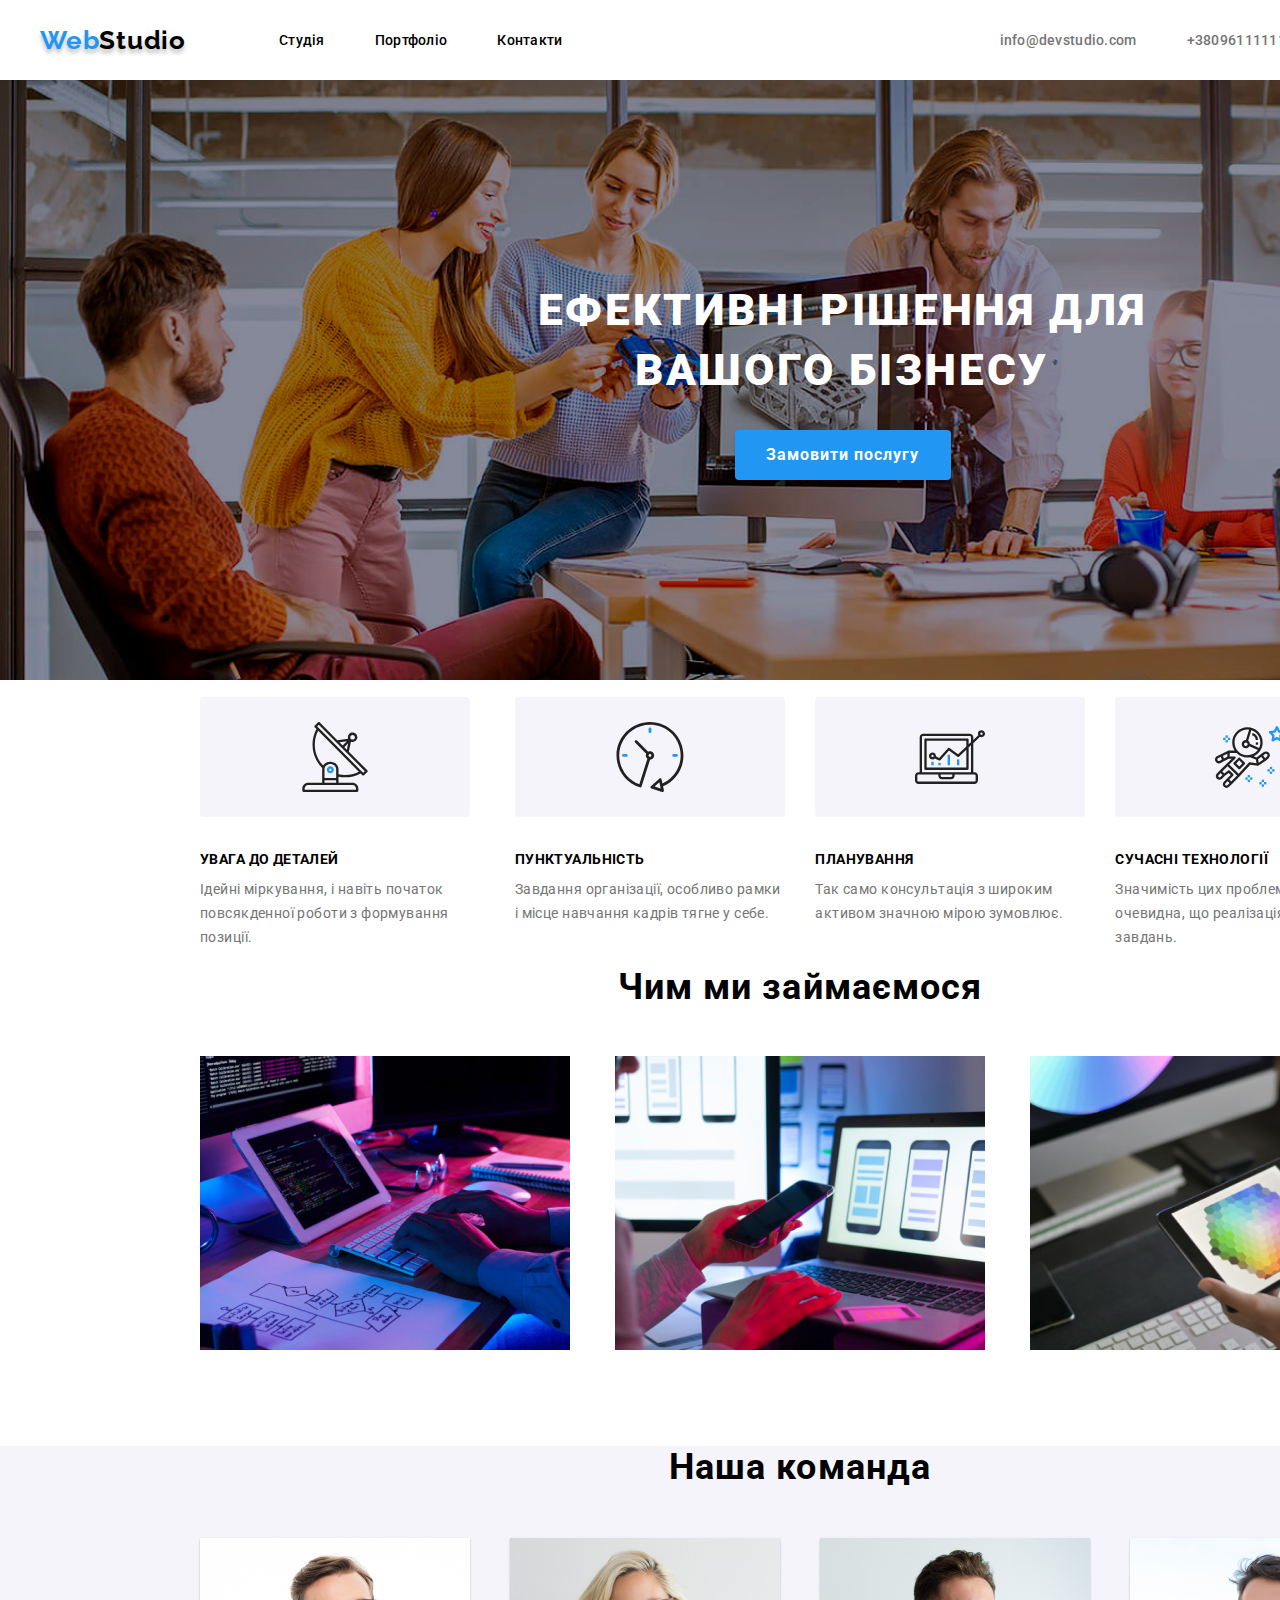
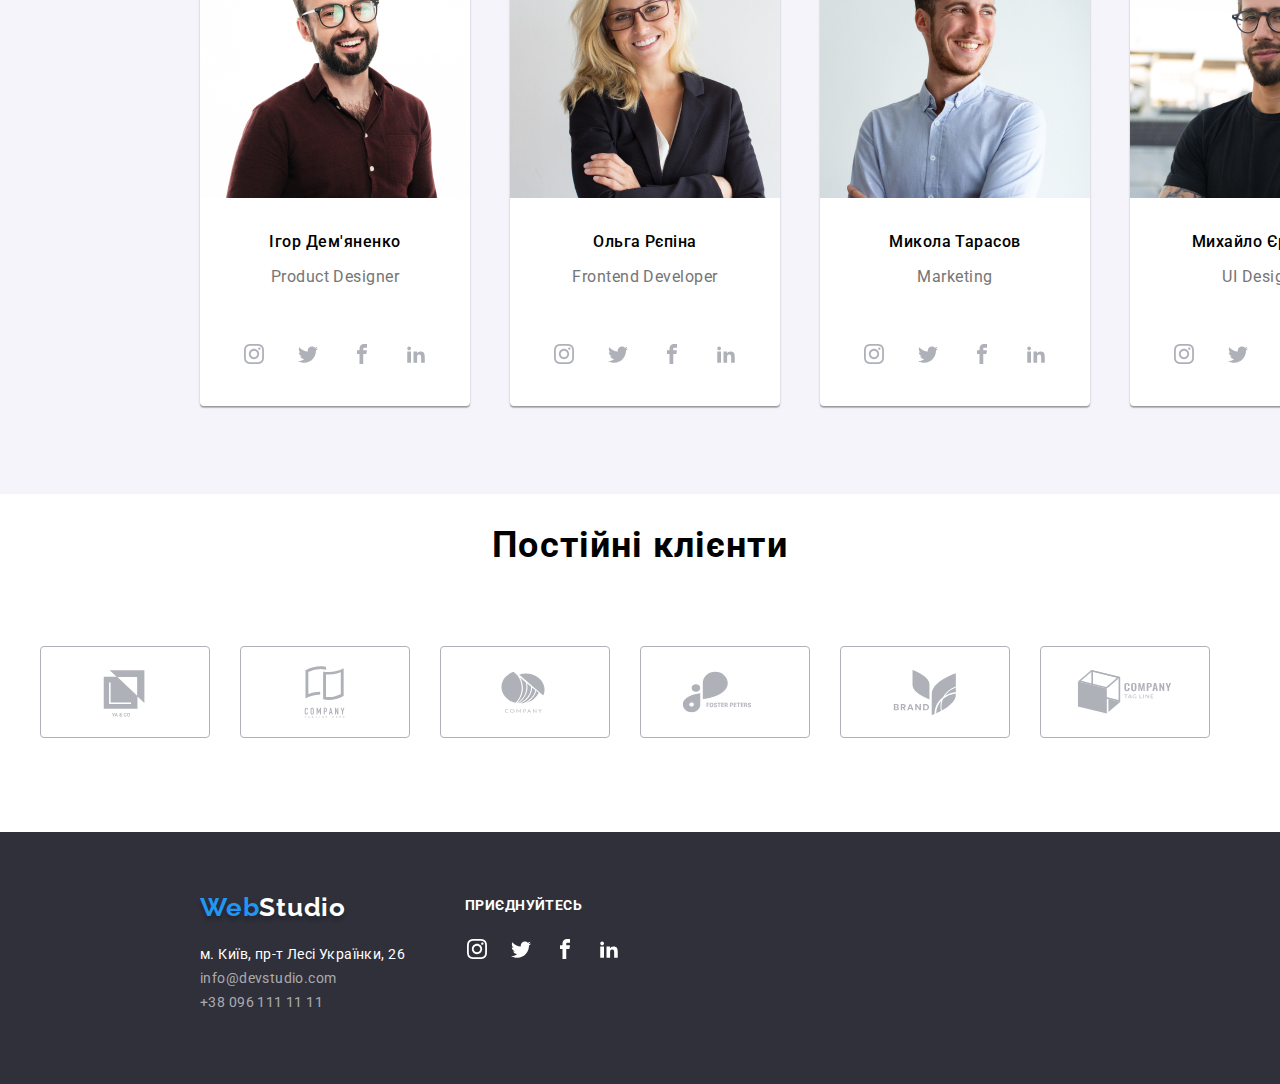
<file: index.html>
<!DOCTYPE html>
<html lang="en">
  <head>
    <meta charset="UTF-8" />
    <meta name="viewport" content="width=device-width, initial-scale=1.0" />

    <!-- тут будут шрифты -->
    <link rel="preconnect" href="https://fonts.googleapis.com" />
    <link rel="preconnect" href="https://fonts.gstatic.com" crossorigin />
    <link
      href="https://fonts.googleapis.com/css2?family=Raleway:wght@700&display=swap"
      rel="stylesheet"
    />
    <link rel="preconnect" href="https://fonts.googleapis.com" />
    <link rel="preconnect" href="https://fonts.gstatic.com" crossorigin />
    <link
      href="https://fonts.googleapis.com/css2?family=Raleway:wght@700&family=Roboto:wght@300;400;500;700&display=swap"
      rel="stylesheet"
    />
    <link
      rel="stylesheet"
      href="https://cdnjs.cloudflare.com/ajax/libs/modern-normalize/2.0.0/modern-normalize.min.css"
    />
    <link rel="stylesheet" href="./CSS/style.css" />
    <title>WebStudio</title>
  </head>
  <body>
    <hedaer class="hedaer">
      <div class="container">
        <!-- ====================== nav bar ============= -->
        <nav class="nav">
          <p class="logo">Web<span class="logoblack">Studio</span></p>
          <ul class="nav__list">
            <li class="nav__list-item">
              <a class="nav__list-link" href="#">Студія</a>
            </li>
            <li class="nav__list-item">
              <a class="nav__list-link" href="./portfolio.html">Портфоліо</a>
            </li>
            <li class="nav__list-item">
              <a class="nav__list-link" href="#">Контакти</a>
            </li>
          </ul>
          <ul class="nav__contact">
            <li class="nav__contact-item">
              <a class="nav__contact-link" href="mailto:info@devstudio.com"
                >info@devstudio.com</a
              >
            </li>
            <li class="nav__contact-item">
              <a class="nav__contact-link" href="tel:+380961111111"
                >+380961111111</a
              >
            </li>
          </ul>
        </nav>
      </div>
      <!-- ====================== nav bar ============= -->

      <!-- ======== Ефективні рішення===== -->
      <section class="buisnes__sector">
        <div class="container buisnes_cont">
          <div class="buisnes__div">
            <h1 class="buisnes__h1">Ефективні рішення для вашого бізнесу</h1>
            <div class="buisnes__button">
              <a class="buisnes__button-link" href="https://sushi-box.shop/"
                >Замовити послугу</a
              >
            </div>
          </div>
        </div>
      </section>
      <!-- ======== Ефективні рішення===== -->
    </hedaer>
    <!-- ============= Наші переваги=========== -->
    <main>
      <section class="perevagi__section">
        <div class="container">
          <div class="perevagi">
            <ul class="perevagi__list">
              <li class="perevagi__list-item">
                <svg class="perevagi-pic">
                  <use href="./image/icons.svg#antena" />
                </svg>
                <h4 class="perevagi__h4">УВАГА ДО ДЕТАЛЕЙ</h4>
                <p class="perevagi__par">
                  Ідейні міркування, і навіть початок повсякденної роботи з
                  формування позиції.
                </p>
              </li>
              <li class="perevagi__list-item">
                <svg class="perevagi-pic">
                  <use href="./image/icons.svg#clock" />
                </svg>
                <h4 class="perevagi__h4">ПУНКТУАЛЬНІСТЬ</h4>
                <p class="perevagi__par">
                  Завдання організації, особливо рамки і місце навчання кадрів
                  тягне у себе.
                </p>
              </li>
              <li class="perevagi__list-item">
                <svg class="perevagi-pic" width="106" height="60">
                  <use href="./image/icons.svg#diagram" />
                </svg>
                <h4 class="perevagi__h4">ПЛАНУВАННЯ</h4>
                <p class="perevagi__par">
                  Так само консультація з широким активом значною мірою
                  зумовлює.
                </p>
              </li>
              <li class="perevagi__list-item">
                <svg class="perevagi-pic">
                  <use href="./image/icons.svg#astronaft" />
                </svg>
                <h4 class="perevagi__h4">СУЧАСНІ ТЕХНОЛОГІЇ</h4>
                <p class="perevagi__par">
                  Значимість цих проблем настільки очевидна, що реалізація
                  планових завдань.
                </p>
              </li>
            </ul>
          </div>
        </div>
      </section>
      <!-- ============= Наші переваги=========== -->
      <!-- ============= Чим ми займаємось=========== -->
      <section class="chemzanyati__sector">
        <div class="container">
          <div class="chemzanyati">
            <h3 class="chemzanyati__h1">Чим ми займаємося</h3>
            <ul class="chemzanyati__foto">
              <li class="chemzanyati__foto-item">
                <img src="./image/main1.jpg" alt="" />
              </li>
              <li class="chemzanyati__foto-item">
                <img src="./image/main2.jpg" alt="" />
              </li>
              <li class="chemzanyati__foto-item">
                <img src="./image/main3.jpg" alt="" />
              </li>
            </ul>
          </div>
        </div>
      </section>
      <!-- ============= Чим ми займаємось=========== -->

      <!-- =================== Наша команда ================== -->
      <section class="team__section">
        <div class="container">
          <div class="team">
            <h3 class="team__h1">Наша команда</h3>
            <ul class="team__list">
              <li class="team__list-item">
                <img src="./image/team1.jpg" alt="" />

                <p class="team__name">Ігор Дем'яненко</p>
                <p class="team__job">Product Designer</p>
                <ul class="team__social-list">
                  <li class="team__social-item">
                    <a
                      class="team__link"
                      href="#"
                      target="_blank"
                      aria-label="Посилання на Instagram"
                    >
                      <svg class="team__social-pic" width="20" height="20">
                        <use href="./image/icons.svg#insta" />
                      </svg>
                    </a>
                  </li>

                  <li class="team__social-item">
                    <a
                      class="team__link"
                      href="#"
                      target="_blank"
                      aria-label="Посилання на Twitter"
                    >
                      <svg class="team__social-pic" width="20" height="20">
                        <use href="./image/icons.svg#twit" />
                      </svg>
                    </a>
                  </li>
                  <li class="team__social-item">
                    <a
                      class="team__link"
                      href="#"
                      target="_blank"
                      aria-label="Посилання на Facebook"
                    >
                      <svg class="team__social-pic" width="20" height="20">
                        <use href="./image/icons.svg#fb" />
                      </svg>
                    </a>
                  </li>
                  <li class="team__social-item">
                    <a
                      class="team__link"
                      href="#"
                      target="_blank"
                      aria-label="Посилання на Linkedin"
                    >
                      <svg class="team__social-pic" width="20" height="20">
                        <use href="./image/icons.svg#in" />
                      </svg>
                    </a>
                  </li>
                </ul>
              </li>
              <li class="team__list-item">
                <img src="./image/team2.jpg" alt="" />
                <p class="team__name">Ольга Рєпіна</p>
                <p class="team__job">Frontend Developer</p>
                <ul class="team__social-list">
                  <li class="team__social-item">
                    <a
                      class="team__link"
                      href="#"
                      target="_blank"
                      aria-label="Посилання на Instagram"
                    >
                      <svg class="team__social-pic" width="20" height="20">
                        <use href="./image/icons.svg#insta" />
                      </svg>
                    </a>
                  </li>

                  <li class="team__social-item">
                    <a
                      class="team__link"
                      href="#"
                      target="_blank"
                      aria-label="Посилання на Twitter"
                    >
                      <svg class="team__social-pic" width="20" height="20">
                        <use href="./image/icons.svg#twit" />
                      </svg>
                    </a>
                  </li>
                  <li class="team__social-item">
                    <a
                      class="team__link"
                      href="#"
                      target="_blank"
                      aria-label="Посилання на Facebook"
                    >
                      <svg class="team__social-pic" width="20" height="20">
                        <use href="./image/icons.svg#fb" />
                      </svg>
                    </a>
                  </li>
                  <li class="team__social-item">
                    <a
                      class="team__link"
                      href="#"
                      target="_blank"
                      aria-label="Посилання на Linkedin"
                    >
                      <svg class="team__social-pic" width="20" height="20">
                        <use href="./image/icons.svg#in" />
                      </svg>
                    </a>
                  </li>
                </ul>
              </li>
              <li class="team__list-item">
                <img src="./image/team3.jpg" alt="" />
                <p class="team__name">Микола Тарасов</p>
                <p class="team__job">Marketing</p>
                <ul class="team__social-list">
                  <li class="team__social-item">
                    <a
                      class="team__link"
                      href="#"
                      target="_blank"
                      aria-label="Посилання на Instagram"
                    >
                      <svg class="team__social-pic" width="20" height="20">
                        <use href="./image/icons.svg#insta" />
                      </svg>
                    </a>
                  </li>

                  <li class="team__social-item">
                    <a
                      class="team__link"
                      href="#"
                      target="_blank"
                      aria-label="Посилання на Twitter"
                    >
                      <svg class="team__social-pic" width="20" height="20">
                        <use href="./image/icons.svg#twit" />
                      </svg>
                    </a>
                  </li>
                  <li class="team__social-item">
                    <a
                      class="team__link"
                      href="#"
                      target="_blank"
                      aria-label="Посилання на Facebook"
                    >
                      <svg class="team__social-pic" width="20" height="20">
                        <use href="./image/icons.svg#fb" />
                      </svg>
                    </a>
                  </li>
                  <li class="team__social-item">
                    <a
                      class="team__link"
                      href="#"
                      target="_blank"
                      aria-label="Посилання на Linkedin"
                    >
                      <svg class="team__social-pic" width="20" height="20">
                        <use href="./image/icons.svg#in" />
                      </svg>
                    </a>
                  </li>
                </ul>
              </li>
              <li class="team__list-item">
                <img src="./image/team4.jpg" alt="" />
                <p class="team__name">Михайло Єрмаков</p>
                <p class="team__job">UI Designer</p>
                <ul class="team__social-list">
                  <li class="team__social-item">
                    <a
                      class="team__link"
                      href="#"
                      target="_blank"
                      aria-label="Посилання на Instagram"
                    >
                      <svg class="team__social-pic" width="20" height="20">
                        <use href="./image/icons.svg#insta" />
                      </svg>
                    </a>
                  </li>

                  <li class="team__social-item">
                    <a
                      class="team__link"
                      href="#"
                      target="_blank"
                      aria-label="Посилання на Twitter"
                    >
                      <svg class="team__social-pic" width="20" height="20">
                        <use href="./image/icons.svg#twit" />
                      </svg>
                    </a>
                  </li>
                  <li class="team__social-item">
                    <a
                      class="team__link"
                      href="#"
                      target="_blank"
                      aria-label="Посилання на Facebook"
                    >
                      <svg class="team__social-pic" width="20" height="20">
                        <use href="./image/icons.svg#fb" />
                      </svg>
                    </a>
                  </li>
                  <li class="team__social-item">
                    <a
                      class="team__link"
                      href="#"
                      target="_blank"
                      aria-label="Посилання на Linkedin"
                    >
                      <svg class="team__social-pic" width="20" height="20">
                        <use href="./image/icons.svg#in" />
                      </svg>
                    </a>
                  </li>
                </ul>
              </li>
            </ul>
          </div>
        </div>
      </section>
      <!-- =================== Наша команда ================== -->
      <!-- ================= Постійні клієнти================= -->
      <section>
        <div class="container">
          <div class="clients">
            <h2 class="clients__h2">Постійні клієнти</h2>
            <ul class="clients__list">
              <li class="clients__item">
                <a class="clients-pic-link" href="#">
                  <svg class="clients-pic" width="106" height="60">
                    <use href="./image/icons.svg#logo1" />
                  </svg>
                </a>
              </li>
              <li class="clients__item">
                <a class="clients-pic-link" href="#">
                  <svg class="clients-pic" width="106" height="60">
                    <use href="./image/icons.svg#logo2" />
                  </svg>
                </a>
              </li>
              <li class="clients__item">
                <a class="clients-pic-link" href="#">
                  <svg class="clients-pic" width="106" height="60">
                    <use href="./image/icons.svg#logo3" />
                  </svg>
                </a>
              </li>
              <li class="clients__item">
                <a class="clients-pic-link" href="#">
                  <svg class="clients-pic" width="106" height="60">
                    <use href="./image/icons.svg#logo4" />
                  </svg>
                </a>
              </li>
              <li class="clients__item">
                <a class="clients-pic-link" href="#">
                  <svg class="clients-pic" width="106" height="60">
                    <use href="./image/icons.svg#logo5" />
                  </svg>
                </a>
              </li>
              <li class="clients__item">
                <a class="clients-pic-link" href="#">
                  <svg class="clients-pic" width="106" height="60">
                    <use href="./image/icons.svg#logo6" />
                  </svg>
                </a>
              </li>
            </ul>
          </div>
        </div>
      </section>
    </main>
    <!-- =========== footer =========== -->
    <footer class="footer">
      <div class="container">
        <div class="footer__div">
          <div class="footer__logolist">
            <p class="logo__footer">Web<span class="logowhite">Studio</span></p>
            <ul class="footer__list">
              <li class="footer__item-adres">
                м. Київ, пр-т Лесі Українки, 26
              </li>
              <li class="footer__item">
                <a href="mailto:info@devstudio.com" class="footer__item-link"
                  >info@devstudio.com</a
                >
              </li>
              <li class="footer__item">
                <a href="tel: +38 096 111 11 11" class="footer__item-link"
                  >+38 096 111 11 11</a
                >
              </li>
            </ul>
          </div>
          <div class="footer__social">
            <p class="footer__social-text">приєднуйтесь</p>
            <ul class="footer__social-list">
              <li class="footer__social-item">
                <a
                  class="team__link linkfootersocial"
                  href="#"
                  target="_blank"
                  aria-label="Посилання на Instagram"
                >
                  <svg class="team__social-pic" width="20" height="20">
                    <use href="./image/icons.svg#insta" />
                  </svg>
                </a>
              </li>
              <li class="footer__social-item">
                <a
                  class="team__link linkfootersocial"
                  href="#"
                  target="_blank"
                  aria-label="Посилання на Twitter"
                >
                  <svg class="team__social-pic" width="20" height="20">
                    <use href="./image/icons.svg#twit" />
                  </svg>
                </a>
              </li>
              <li class="footer__social-item">
                <a
                  class="team__link linkfootersocial"
                  href="#"
                  target="_blank"
                  aria-label="Посилання на Facebook"
                >
                  <svg class="team__social-pic" width="20" height="20">
                    <use href="./image/icons.svg#fb" />
                  </svg>
                </a>
              </li>
              <li class="footer__social-item">
                <a
                  class="team__link linkfootersocial"
                  href="#"
                  target="_blank"
                  aria-label="Посилання на Linkedin"
                >
                  <svg class="team__social-pic" width="20" height="20">
                    <use href="./image/icons.svg#in" />
                  </svg>
                </a>
              </li>
            </ul>
          </div>
        </div>
      </div>
    </footer>
    <!-- =========== footer =========== -->
  </body>
</html>
</file>
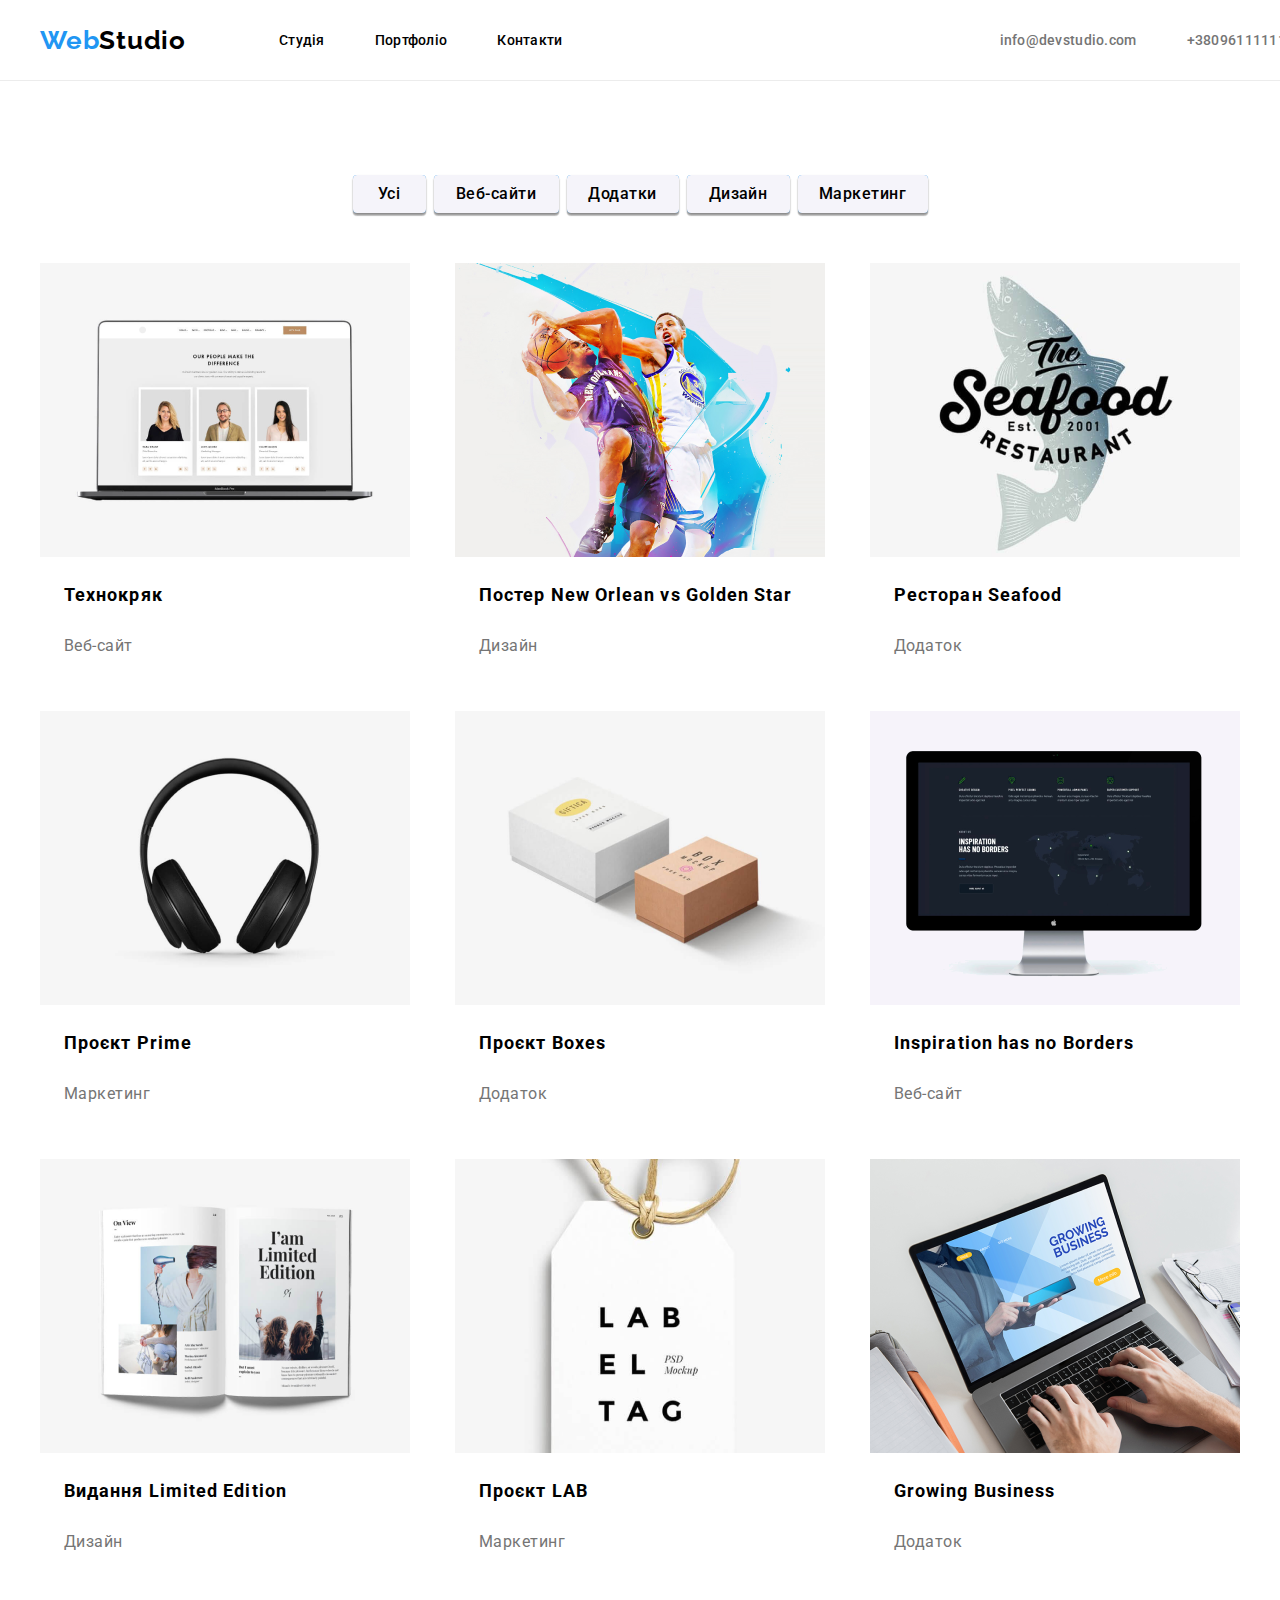
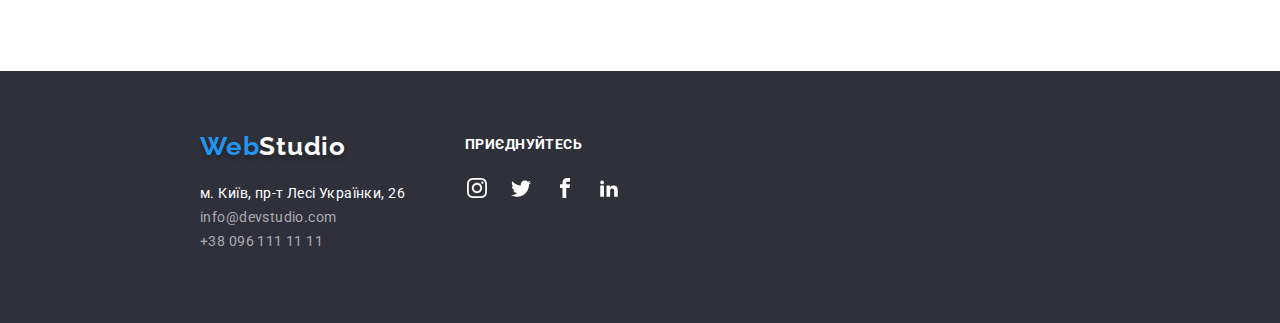
<file: portfolio.html>
<!DOCTYPE html>
<html lang="en">
  <head>
    <meta charset="UTF-8" />
    <meta name="viewport" content="width=device-width, initial-scale=1.0" />

    <!-- тут будут шрифты -->
    <link rel="preconnect" href="https://fonts.googleapis.com" />
    <link rel="preconnect" href="https://fonts.gstatic.com" crossorigin />
    <link
      href="https://fonts.googleapis.com/css2?family=Raleway:wght@700&display=swap"
      rel="stylesheet"
    />
    <link rel="preconnect" href="https://fonts.googleapis.com" />
    <link rel="preconnect" href="https://fonts.gstatic.com" crossorigin />
    <link
      href="https://fonts.googleapis.com/css2?family=Raleway:wght@700&family=Roboto:wght@300;400;500;700&display=swap"
      rel="stylesheet"
    />
    <link
      rel="stylesheet"
      href="https://cdnjs.cloudflare.com/ajax/libs/modern-normalize/2.0.0/modern-normalize.min.css"
    />
    <link rel="stylesheet" href="./CSS/style.css" />
    <title>WebStudio</title>
  </head>
  <body>
    <hedaer class="hedaer">
      <div class="container">
        <!-- ====================== nav bar ============= -->
        <div class="nav__place">
          <nav class="nav">
            <p class="logo__portfolio">
              Web<span class="logoblack__portfolio">Studio</span>
            </p>
            <ul class="nav__list">
              <li class="nav__list-item">
                <a class="nav__list-link" href="./index.html">Студія</a>
              </li>
              <li class="nav__list-item">
                <a class="nav__list-link" href="#">Портфоліо</a>
              </li>
              <li class="nav__list-item">
                <a class="nav__list-link" href="#">Контакти</a>
              </li>
            </ul>
            <ul class="nav__contact">
              <li class="nav__contact-item">
                <a class="nav__contact-link" href="mailto:info@devstudio.com"
                  >info@devstudio.com</a
                >
              </li>
              <li class="nav__contact-item">
                <a class="nav__contact-link" href="tel:+380961111111"
                  >+380961111111</a
                >
              </li>
            </ul>
          </nav>
        </div>
      </div>
      <div class="line"></div>
    </hedaer>
    <!-- ====================== nav bar ============= -->
    <section>
      <div class="container">
        <div class="portfolio__buttons">
          <ul class="portfolio__buttons-list">
            <li class="portfolio__buttons-item">
              <a class="portfolio__buttons-link" href="">Усі</a>
            </li>
            <li class="portfolio__buttons-item">
              <a class="portfolio__buttons-link" href="">Веб-сайти</a>
            </li>
            <li class="portfolio__buttons-item">
              <a class="portfolio__buttons-link" href="">Додатки</a>
            </li>
            <li class="portfolio__buttons-item">
              <a class="portfolio__buttons-link" href="">Дизайн</a>
            </li>
            <li class="portfolio__buttons-item">
              <a class="portfolio__buttons-link" href="">Маркетинг</a>
            </li>
          </ul>
        </div>
      </div>
    </section>
    <!-- ====================== nav bar ============= -->
    <!-- ============== image content============== -->
    <section>
      <div class="container">
        <div class="portfolio__image">
          <ul class="portfolio__image-list">
            <li class="portfolio__image-item">
              <div class="porfolio__overley-place">
                <img
                  class="portfolio__image-item"
                  src="./image/portfolio_img/img.png"
                  alt=""
                />
                <div class="portfolio__overley">
                  Ресурс пропонує комплексні пропозиції з різним рівнем
                  функціоналу та сервісів. Все це дозволить відвідувачу отримати
                  вичерпні відомості про компанію чи приватну особу.
                </div>
              </div>
              <p class="portfolio__image-name">Технокряк</p>
              <p class="portfolio__image-name2">Веб-сайт</p>
            </li>

            <li class="portfolio__image-item">
              <div class="porfolio__overley-place">
                <img
                  src="./image/portfolio_img/2.png"
                  alt=""
                  class="portfolio__image-img"
                />
                <div class="portfolio__overley">
                  Ресурс пропонує комплексні пропозиції з різним рівнем
                  функціоналу та сервісів. Все це дозволить відвідувачу отримати
                  вичерпні відомості про компанію чи приватну особу.
                </div>
              </div>
              <p class="portfolio__image-name">
                Постер New Orlean vs Golden Star
              </p>
              <p class="portfolio__image-name2">Дизайн</p>
            </li>
            <li class="portfolio__image-item">
              <div class="porfolio__overley-place">
                <img
                  src="./image/portfolio_img/3.png"
                  alt=""
                  class="portfolio__image-img"
                />
                <div class="portfolio__overley">
                  Ресурс пропонує комплексні пропозиції з різним рівнем
                  функціоналу та сервісів. Все це дозволить відвідувачу отримати
                  вичерпні відомості про компанію чи приватну особу.
                </div>
              </div>
              <p class="portfolio__image-name">Ресторан Seafood</p>
              <p class="portfolio__image-name2">Додаток</p>
            </li>
            <li class="portfolio__image-item">
              <div class="porfolio__overley-place">
                <img
                  src="./image/portfolio_img/4.png"
                  alt=""
                  class="portfolio__image-img"
                />
                <div class="portfolio__overley">
                  Ресурс пропонує комплексні пропозиції з різним рівнем
                  функціоналу та сервісів. Все це дозволить відвідувачу отримати
                  вичерпні відомості про компанію чи приватну особу.
                </div>
              </div>
              <p class="portfolio__image-name">Проєкт Prime</p>
              <p class="portfolio__image-name2">Маркетинг</p>
            </li>
            <li class="portfolio__image-item">
              <div class="porfolio__overley-place">
                <img
                  src="./image/portfolio_img/5.png"
                  alt=""
                  class="portfolio__image-img"
                />
                <div class="portfolio__overley">
                  Ресурс пропонує комплексні пропозиції з різним рівнем
                  функціоналу та сервісів. Все це дозволить відвідувачу отримати
                  вичерпні відомості про компанію чи приватну особу.
                </div>
              </div>
              <p class="portfolio__image-name">Проєкт Boxes</p>
              <p class="portfolio__image-name2">Додаток</p>
            </li>
            <li class="portfolio__image-item">
              <div class="porfolio__overley-place">
                <img
                  src="./image/portfolio_img/6.png"
                  alt=""
                  class="portfolio__image-img"
                />
                <div class="portfolio__overley">
                  Ресурс пропонує комплексні пропозиції з різним рівнем
                  функціоналу та сервісів. Все це дозволить відвідувачу отримати
                  вичерпні відомості про компанію чи приватну особу.
                </div>
              </div>
              <p class="portfolio__image-name">Inspiration has no Borders</p>
              <p class="portfolio__image-name2">Веб-сайт</p>
            </li>
            <li class="portfolio__image-item">
              <div class="porfolio__overley-place">
                <img
                  src="./image/portfolio_img/7.png"
                  alt=""
                  class="portfolio__image-img"
                />
                <div class="portfolio__overley">
                  Ресурс пропонує комплексні пропозиції з різним рівнем
                  функціоналу та сервісів. Все це дозволить відвідувачу отримати
                  вичерпні відомості про компанію чи приватну особу.
                </div>
              </div>
              <p class="portfolio__image-name">Видання Limited Edition</p>
              <p class="portfolio__image-name2">Дизайн</p>
            </li>
            <li class="portfolio__image-item">
              <div class="porfolio__overley-place">
                <img
                  src="./image/portfolio_img/8.png"
                  alt=""
                  class="portfolio__image-img"
                />
                <div class="portfolio__overley">
                  Ресурс пропонує комплексні пропозиції з різним рівнем
                  функціоналу та сервісів. Все це дозволить відвідувачу отримати
                  вичерпні відомості про компанію чи приватну особу.
                </div>
              </div>
              <p class="portfolio__image-name">Проєкт LAB</p>
              <p class="portfolio__image-name2">Маркетинг</p>
            </li>
            <li class="portfolio__image-item">
              <div class="porfolio__overley-place">
                <img
                  src="./image/portfolio_img/9.png"
                  alt=""
                  class="portfolio__image-img"
                />
                <div class="portfolio__overley">
                  Ресурс пропонує комплексні пропозиції з різним рівнем
                  функціоналу та сервісів. Все це дозволить відвідувачу отримати
                  вичерпні відомості про компанію чи приватну особу.
                </div>
              </div>
              <p class="portfolio__image-name">Growing Business</p>
              <p class="portfolio__image-name2">Додаток</p>
            </li>
          </ul>
        </div>
      </div>
    </section>
    <!-- ============== image content============== -->
    <!-- =========== footer =========== -->
    <footer class="footer">
      <div class="container">
        <div class="footer__div">
          <div class="footer__logolist">
            <p class="logo__footer">Web<span class="logowhite">Studio</span></p>
            <ul class="footer__list">
              <li class="footer__item-adres">
                м. Київ, пр-т Лесі Українки, 26
              </li>
              <li class="footer__item">
                <a href="mailto:info@devstudio.com" class="footer__item-link"
                  >info@devstudio.com</a
                >
              </li>
              <li class="footer__item">
                <a href="tel: +38 096 111 11 11" class="footer__item-link"
                  >+38 096 111 11 11</a
                >
              </li>
            </ul>
          </div>
          <div class="footer__social">
            <p class="footer__social-text">приєднуйтесь</p>
            <ul class="footer__social-list">
              <li class="footer__social-item">
                <a
                  class="team__link linkfootersocial"
                  href="#"
                  target="_blank"
                  aria-label="Посилання на Instagram"
                >
                  <svg class="team__social-pic" width="20" height="20">
                    <use href="./image/icons.svg#insta" />
                  </svg>
                </a>
              </li>
              <li class="footer__social-item">
                <a
                  class="team__link linkfootersocial"
                  href="#"
                  target="_blank"
                  aria-label="Посилання на Twitter"
                >
                  <svg class="team__social-pic" width="20" height="20">
                    <use href="./image/icons.svg#twit" />
                  </svg>
                </a>
              </li>
              <li class="footer__social-item">
                <a
                  class="team__link linkfootersocial"
                  href="#"
                  target="_blank"
                  aria-label="Посилання на Facebook"
                >
                  <svg class="team__social-pic" width="20" height="20">
                    <use href="./image/icons.svg#fb" />
                  </svg>
                </a>
              </li>
              <li class="footer__social-item">
                <a
                  class="team__link linkfootersocial"
                  href="#"
                  target="_blank"
                  aria-label="Посилання на Linkedin"
                >
                  <svg class="team__social-pic" width="20" height="20">
                    <use href="./image/icons.svg#in" />
                  </svg>
                </a>
              </li>
            </ul>
          </div>
        </div>
      </div>
    </footer>
    <!-- =========== footer =========== -->
  </body>
</html>
</file>
<file: CSS/style.css>
:root {
  /* color: var(--main-color) */
  --text-color-black: #000;
  --text-color-blue: #2196F3;
  --text-color-white: #FFF;
  --socials-opacity: rgba(255, 255, 255, 0.1);
}

body {
  height: 100%;
}

img {
  vertical-align: 0;
}

* a {
  text-decoration: none;
}

* ul,
ol {
  list-style: none;
  margin: 0;
  padding: 0;
  display: flex;
}


.container {
  width: 1200px;
  margin-left: auto;
  margin-right: auto;
}

.hedaer {
  width: 1600px;
  margin-left: auto;
  margin-right: auto;
  margin: 0;
  padding: 0;
}

/* ========== Navigation======== */



.nav {
  height: 80px;
  display: flex;
  text-align: center;
}

.nav__place {
  display: flex;
}

.logo {
  margin: 24px 93px 25px 0;
  display: flex;
  align-items: center;

  color: var(--text-color-blue);
  text-shadow: 0px 4px 4px rgba(0, 0, 0, 0.25);
  font-family: Raleway;
  font-size: 26px;
  font-style: normal;
  font-weight: 700;
  line-height: normal;
  letter-spacing: 0.78px;

  cursor: pointer;
}

.logoblack {
  color: var(--text-color-black);
  font-family: Raleway;
  font-size: 26px;
  font-style: normal;
  font-weight: 700;
  line-height: normal;
  letter-spacing: 0.78px;
}

.nav__list {
  display: inline-block;
  list-style: none;
  display: flex;
  justify-content: space-between;
  align-items: center;
  padding: 0;
  margin: 32px 0 32px 0;
  margin-right: 387px;


}

.nav__list-link::after {
  position: absolute;
  content: "";
  width: 0;
  height: 4px;
  border-radius: 0 8px 8px 0;
  bottom: -150%;
  left: 50%;
  transition: 0.5s;
  background-color: var(--text-color-blue);
  margin: 0;
  padding: 0;
}

.nav__list-link::before {
  position: absolute;
  content: "";
  width: 0;
  height: 4px;
  border-radius: 8px 0 0 8px;
  bottom: -150%;
  left: 50%;
  transition: 0.5s;
  background-color: var(--text-color-blue);
  transform: translatex(-100%);
  margin: 0;
  padding: 0;
}


.nav__list-link:hover::after {
  width: 50%;
}

.nav__list-link:hover::before {
  width: 50%;
}

.nav__contact {
  display: inline-block;
  list-style: none;

  display: flex;
  align-items: center;
  justify-content: space-between;
  margin-right: 0;
  padding: 0;
  margin: 32px 0 32px 0;
}

.nav__list-item {
  margin-right: 50px;
  position: relative;
}

.nav__contact-item {
  padding-right: 50px;
}

.nav__contact-link {
  color: #757575;
  font-family: Roboto;
  font-size: 14px;
  font-style: normal;
  font-weight: 500;
  line-height: normal;
  letter-spacing: 0.28px;
}

.nav__list-link {
  color: var(--text-color-black);
  font-family: Roboto;
  font-size: 14px;
  font-style: normal;
  font-weight: 500;
  line-height: normal;
  letter-spacing: 0.28px;
}

.nav__list-item:last-child {
  padding-right: 0;
}

.nav__contact-item:last-child {
  padding-right: 0;
}

.nav__contact-link,
.nav__list-link {
  text-decoration: none;
  cursor: pointer;
}

.nav__list-link:hover {
  color: var(--text-color-blue);
}

.nav__contact-link:hover {
  color: var(--text-color-blue);
}

/* ======== Ефективні рішення===== */

.buisnes__sector {
  width: 1600px;
  height: 600px;
  margin-left: auto;
  margin-right: auto;
  background-image: url("../image/teamall.png");
  background-size: cover;

}

.buisnes_cont:hover {
  width: 100%;
  height: 100%;
  background-color: rgba(0, 0, 0, 0.3);
  transition: all .4s linear 0s;
}

.buisnes__div {
  display: flex;
  flex-direction: column;
  align-items: center;
  justify-content: center;
  padding: 0;
  margin: 0;
}

.buisnes__h1 {
  color: var(--text-color-white);
  text-align: center;
  font-family: Roboto;
  font-size: 44px;
  font-style: normal;
  font-weight: 900;
  line-height: 60px;
  letter-spacing: 2.64px;
  text-transform: uppercase;

  height: 120px;
  width: 696px;
  margin: 200px 452px 30px 536px;

  display: inline-block;
  display: flex;
  align-items: center;
  justify-content: center;
}

.buisnes__button-link {
  color: var(--text-color-white);
  text-align: center;
  font-family: Roboto;
  font-size: 16px;
  font-style: normal;
  font-weight: 700;
  line-height: 30px;
  letter-spacing: 0.96px;

  background-color: rgba(33, 150, 243, 1);
  box-shadow: 0px 4px 4px 0px rgba(0, 0, 0, 0.15);

  flex-shrink: 0;
  border-radius: 4px;
  height: 50px;
  width: 216px;
  margin: 0 692px 200px 777px;
  padding: 10px 28px;

  display: inline-block;
  display: flex;
  align-items: center;
  justify-content: center;

  border: none;
  cursor: pointer;
}

/* ========Наші переваги======== */
.perevagi__section {
  width: 1600px;
  margin-left: auto;
  margin-right: auto;
  background-color: #fff;
}

.perevagi {
  margin: 0;
  padding: 0;
  margin-top: 94px;
  height: 98px;

  display: inline-block;
  display: flex;
  align-items: center;
}

.perevagi-pic {
  width: 270px;
  height: 120px;
  border-radius: 4px;
  background: #F5F4FA;
  padding: 25px 100px 25px 100px;
  margin-bottom: 30px;
}

.perevagi__list {
  display: flex;
  align-items: start;
  justify-content: center;

  margin: 0;
  padding: 0;
}

.perevagi__list-item {
  margin: 0;
  padding: 0;
  margin-right: 30px;
}

.perevagi__list-item:last-child {
  margin-right: 0;
}

.perevagi__h4 {
  color: var(--text-color-black);
  font-family: Roboto;
  font-size: 14px;
  font-style: normal;
  font-weight: 700;
  line-height: normal;
  letter-spacing: 0.42px;
  text-transform: uppercase;

  margin: 0 0 10px 0;
}

.perevagi__par {
  color: #757575;

  font-family: Roboto;
  font-size: 14px;
  font-style: normal;
  font-weight: 400;
  line-height: 24px;
  letter-spacing: 0.42px;

  margin: 0;
}

/* ======Чим ми займаємось======= */
.chemzanyati__sector {
  width: 1600px;
  background-color: #fff;
  margin-left: auto;
  margin-right: auto;
}

.chemzanyati {
  margin: 0;
  padding: 0;
  margin-top: 94px;
}

.chemzanyati__h1 {
  color: var(--text-color-black);
  text-align: center;
  font-family: Roboto;
  font-size: 36px;
  font-style: normal;
  font-weight: 700;
  line-height: normal;
  letter-spacing: 1.08px;

  margin: 0;
  padding: 0;
  margin-bottom: 50px;

}

.chemzanyati__foto {
  display: flex;
  align-items: center;
  align-items: center;
  width: 370px;
  height: 294px;
  flex-shrink: 0;
  margin-bottom: 94px;
  margin: 0;
  padding: 0;
}

.chemzanyati__foto-item {
  padding-right: 45px;
}

.chemzanyati__foto-item:last-child {
  padding-right: 0;
}

/* =========Наша команда======= */
.team__section {
  width: 1600px;
  height: 648px;
  background-color: #F5F4FA;
  margin-left: auto;
  margin-right: auto;
}

.team {
  margin: 0;
  padding: 0;

}

.team__h1 {
  color: var(--text-color-black);
  text-align: center;
  font-family: Roboto;
  font-size: 36px;
  font-style: normal;
  font-weight: 700;
  line-height: normal;
  letter-spacing: 1.08px;

  margin: 0;
  padding: 0;
  margin-top: 94px;

}

.teamlist {
  margin: 0;
  padding: 0;

}

.team__list-item {
  background-color: #fff;
  border-radius: 0px 0px 4px 4px;
  box-shadow: 0px 2px 1px 0px rgba(0, 0, 0, 0.20), 0px 1px 1px 0px rgba(0, 0, 0, 0.14), 0px 1px 3px 0px rgba(0, 0, 0, 0.12);
  margin: 50px 40px 94px 0;
  border: none;
}

.team__list-item:last-child {
  margin-right: 0;
}

.team__name {
  color: var(--text-color-black);
  text-align: center;
  font-family: Roboto;
  font-size: 16px;
  font-style: normal;
  font-weight: 500;
  line-height: normal;
  letter-spacing: 0.48px;
  margin-top: 30px;
}

.team__job {
  color: #757575;
  text-align: center;
  font-family: Roboto;
  font-size: 16px;
  font-style: normal;
  font-weight: 400;
  line-height: normal;
  letter-spacing: 0.48px;
  margin: 10px 0 30px 0;
}

.team__social-list {
  display: flex;
}

.team__social-item {
  margin-top: 16px;
  margin-right: 10px;
  margin-bottom: 30px;
  height: 44px;
  width: 44px;
}

.team__social-item:nth-child(1) {
  margin-left: 32px;
}

.team__social-item:nth-child(4) {
  margin-right: 32px;
}

.team__social-item:hover {
  background-color: var(--text-color-blue);
  border-radius: 50%;
}

.team__social-pic {
  height: 20px;
  width: 20px;
  fill: currentColor;
  justify-content: center;
  align-items: center;
  margin: 12px;
}

.team__link {
  width: 100%;
  height: 100%;

  display: flex;
  justify-content: center;
  align-items: center;

  color: #AFB1B8;
  border-radius: 50%;

  transition:
    fill 250ms cubic-bezier(0.4, 0, 0.2, 1),
    background-color 250ms cubic-bezier(0.4, 0, 0.2, 1);
}

.team__link:hover,
.team__link:focus {
  background-color: #2196F3;
  color: #FFF;
}

/* ===========clients====== */
.clients {
  margin: 0;
  padding: 0;
}

.clients__list {
  display: flex;
  align-items: center;
  justify-content: center;
}

.clients__item {
  border-radius: 4px;
  border: 1px solid #AFB1B8;
  width: 170px;
  height: 92px;
  margin-right: 30px;
  margin-top: 50px;
  margin-bottom: 94px;
}

.clients-pic {
  fill: currentColor;
}

.clients-pic-link {
  display: flex;
  justify-content: center;
  align-items: center;
  padding: 16px 0px;

  color: #afb1b8;

  transition: color 250ms cubic-bezier(0.4, 0, 0.2, 1),
    border-color 250ms cubic-bezier(0.4, 0, 0.2, 1);
}

.clients-pic-link:hover,
.clients__item:hover,
.clients-pic-link:focus {
  border-color: var(--text-color-blue);
  color: var(--text-color-blue);
  fill: var(--text-color-blue);
}

.clients__h2 {
  color: var(--text-color-black);

  text-align: center;
  font-family: Roboto;
  font-size: 36px;
  font-style: normal;
  font-weight: 700;
  line-height: normal;
  letter-spacing: 1.08px;
}

/* ========= footer ====== */
.footer {
  width: 1600px;
  height: 252px;
  background-color: rgba(47, 48, 58, 1);
  margin-left: auto;
  margin-right: auto;
}

.footer__div {
  display: flex;
}

.footer__logolist {
  display: flex;
  flex-direction: column;
}

.logowhite {
  color: var(--text-color-white);
  font-family: Raleway;
  font-size: 26px;
  font-style: normal;
  font-weight: 700;
  line-height: normal;
  letter-spacing: 0.78px;
}

.logo__footer {
  display: flex;
  align-items: center;

  margin: 0;
  padding-bottom: 20px;
  padding-top: 60px;
  color: var(--text-color-blue);
  text-shadow: 0px 4px 4px rgba(0, 0, 0, 0.25);
  font-family: Raleway;
  font-size: 26px;
  font-style: normal;
  font-weight: 700;
  line-height: normal;
  letter-spacing: 0.78px;

  cursor: pointer;
}

.footer__list {
  display: inline-block;
  margin-bottom: 9px;
}

.footer__list:last-child {
  margin: 0;
}

.footer__item-link {
  color: rgba(255, 255, 255, 0.60);

  font-family: Roboto;
  font-size: 14px;
  font-style: normal;
  font-weight: 400;
  line-height: 24px;
  letter-spacing: 0.42px;
}

.footer__item-adres {
  color: var(--text-color-white);

  font-family: Roboto;
  font-size: 14px;
  font-style: normal;
  font-weight: 400;
  line-height: 24px;
  letter-spacing: 0.42px;
}

.footer__item-link:hover {
  color: rgba(33, 150, 243, 1);
}

.footer__social {
  display: flex;
  margin-left: 50px;
  flex-direction: column;
  justify-content: center;
  /* align-items: center; */
}

.footer__social-text {
  color: var(--text-color-white);

  font-family: Roboto;
  font-size: 14px;
  font-style: normal;
  font-weight: 700;
  line-height: normal;
  letter-spacing: 0.42px;
  text-transform: uppercase;
  margin-top: 22px;
  margin-left: 10px;
}

.linkfootersocial {
  color: var(--text-color-white);
}

/* ======== portfolio==== */
.line {
  height: 1px;
  background: #ECECEC;
}

.logo__portfolio {
  margin: 24px 93px 25px 0;
  display: flex;
  align-items: center;
  color: #2196F3;

  font-family: Raleway;
  font-size: 26px;
  font-style: normal;
  font-weight: 700;
  line-height: normal;
  letter-spacing: 0.78px;
}

.logoblack__portfolio {
  color: #000;
  font-family: Raleway;
  font-size: 26px;
  font-style: normal;
  font-weight: 700;
  line-height: normal;
  letter-spacing: 0.78px;
}

/* == porfolio buttons== */
.portfolio__buttons-list {
  margin: 0;
  padding: 0;
  display: flex;
  align-items: center;
  justify-content: center;
  flex-shrink: 0;
  margin-top: 94px;
}

.portfolio__buttons-item {
  display: flex;
  align-items: center;
  justify-content: center;
  border-radius: 4px;
  text-align: center;
  box-shadow: 0px 2px 2px 0px rgba(0, 0, 0, 0.12), 0px 1px 2px 0px rgba(0, 0, 0, 0.08), 0px 3px 1px 0px rgba(0, 0, 0, 0.10);
  background-color: #F5F4FA;
  margin-right: 8px;
}

.portfolio__buttons-item:last-child {
  margin-right: 0;
}

.portfolio__buttons-item:nth-child(1) {
  width: 73px;
  height: 38px;
}

.portfolio__buttons-item:nth-child(2) {
  width: 125px;
  height: 38px;
}

.portfolio__buttons-item:nth-child(3) {
  width: 112px;
  height: 38px;
}

.portfolio__buttons-item:nth-child(4) {
  width: 103px;
  height: 38px;
}

.portfolio__buttons-item:nth-child(5) {
  width: 130px;
  height: 38px;
}

.portfolio__buttons-link {
  color: var(--text-color-black);
  text-align: center;
  font-family: Roboto;
  font-size: 16px;
  font-style: normal;
  font-weight: 500;
  line-height: 26px;
  letter-spacing: 0.48px;
  background-color: #F5F4FA;
  width: 100%;
  height: 100%;
  display: flex;
  justify-content: center;
  align-items: center;
  border-radius: 4px;
  text-align: center;
  box-shadow: 0px 2px 2px 0px rgba(0, 0, 0, 0.12), 0px 1px 2px 0px rgba(0, 0, 0, 0.08), 0px 3px 1px 0px rgba(0, 0, 0, 0.10);

}

.portfolio__buttons-item,
.portfolio__buttons-link:hover {
  color: #fff;
  background: rgba(33, 150, 243, 1);
  transition: 0.3s ease;
}

.portfolio__buttons-item:focus {
  background: rgba(33, 150, 243, 1);
}

.portfolio__buttons-item:active {
  color: rgba(255, 255, 255, 1)
}

/* ==== portfolio image== */
.portfolio__image {
  margin: 0;
  padding: 0;
  margin-top: 50px;
  margin-bottom: 94px;
  background-size: cover;
}

.portfolio__image-list {
  display: flex;
  flex-wrap: wrap;
  align-items: center;
  justify-content: space-between;
  gap: 30px;
}

.porfolio__overley-place {
  position: relative;
  overflow: hidden;
  max-height: 294px;
}

.portfolio__overley {
  position: absolute;
  width: 100%;
  height: 100%;
  top: 1%;
  left: 0;
  text-align: center;
  transform: translatey(100%);
  transition: 250ms ease;
  background: rgba(33, 150, 243, 0.9);
  display: flex;
  justify-content: center;
  align-items: center;
  padding: 63px 24px;


  color: #FFF;
  font-family: Roboto;
  font-size: 18px;
  font-style: normal;
  font-weight: 400;
  line-height: 28px;
  letter-spacing: 0.54px;
}


.porfolio__overley-place:hover .portfolio__overley {
  transform: translatey(-1%);
}

.portfolio__image-item:hover {
  background: #FFF;
  box-shadow: 1px 4px 6px 0px rgba(0, 0, 0, 0.16), 0px 4px 4px 0px rgba(0, 0, 0, 0.06), 0px 1px 1px 0px rgba(0, 0, 0, 0.12);
}

.portfolio__image-name,
.portfolio__image-name2 {
  margin-left: 24px;
  margin-right: 24px;
}

.portfolio__image-name {
  color: var(--text-color-black);

  font-family: Roboto;
  font-size: 18px;
  font-style: normal;
  font-weight: 700;
  line-height: 36px;
  letter-spacing: 1.08px;
  height: 36px;
  margin-top: 20px;
}

.portfolio__image-name2 {
  color: #757575;

  font-family: Roboto;
  font-size: 16px;
  font-style: normal;
  font-weight: 400;
  line-height: 30px;
  letter-spacing: 0.48px;
  height: 30px;
  margin-bottom: 20px;
}
</file>
